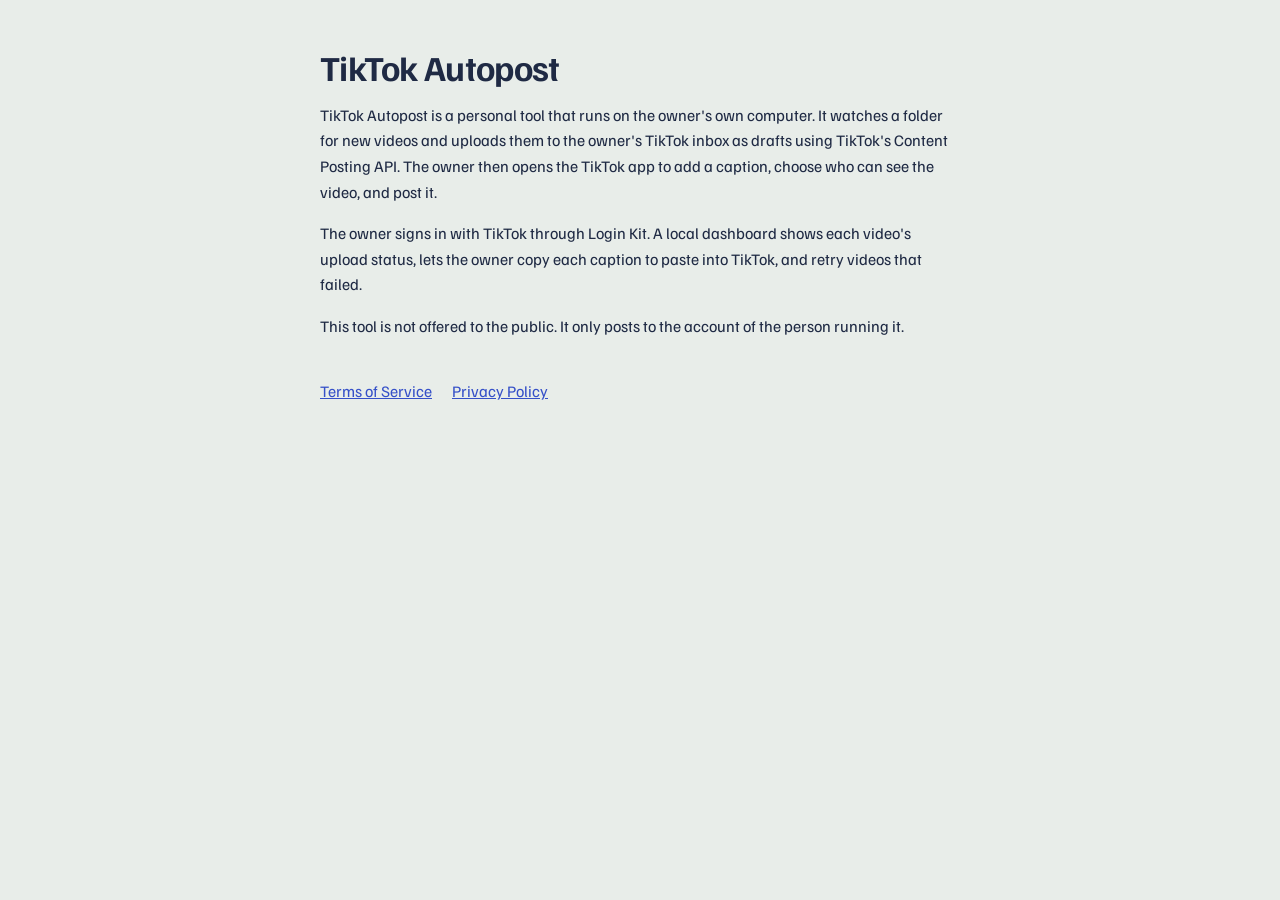
<file: index.html>
<!doctype html>
<html lang="en">
<head>
  <meta charset="utf-8">
  <meta name="viewport" content="width=device-width, initial-scale=1">
  <title>TikTok Autopost</title>
  <link href="https://fonts.googleapis.com/css2?family=Familjen+Grotesk:wght@400;700&display=swap" rel="stylesheet">
  <link rel="stylesheet" href="style.css">
</head>
<body>
  <main>
    <h1>TikTok Autopost</h1>
    <p>
      TikTok Autopost is a personal tool that runs on the owner's own computer. It watches a folder for
      new videos and uploads them to the owner's TikTok inbox as drafts using TikTok's Content Posting API.
      The owner then opens the TikTok app to add a caption, choose who can see the video, and post it.
    </p>
    <p>
      The owner signs in with TikTok through Login Kit. A local dashboard shows each video's upload
      status, lets the owner copy each caption to paste into TikTok, and retry videos that failed.
    </p>
    <p>This tool is not offered to the public. It only posts to the account of the person running it.</p>
    <nav>
      <a href="terms/">Terms of Service</a>
      <a href="privacy/">Privacy Policy</a>
    </nav>
  </main>
</body>
</html>
</file>
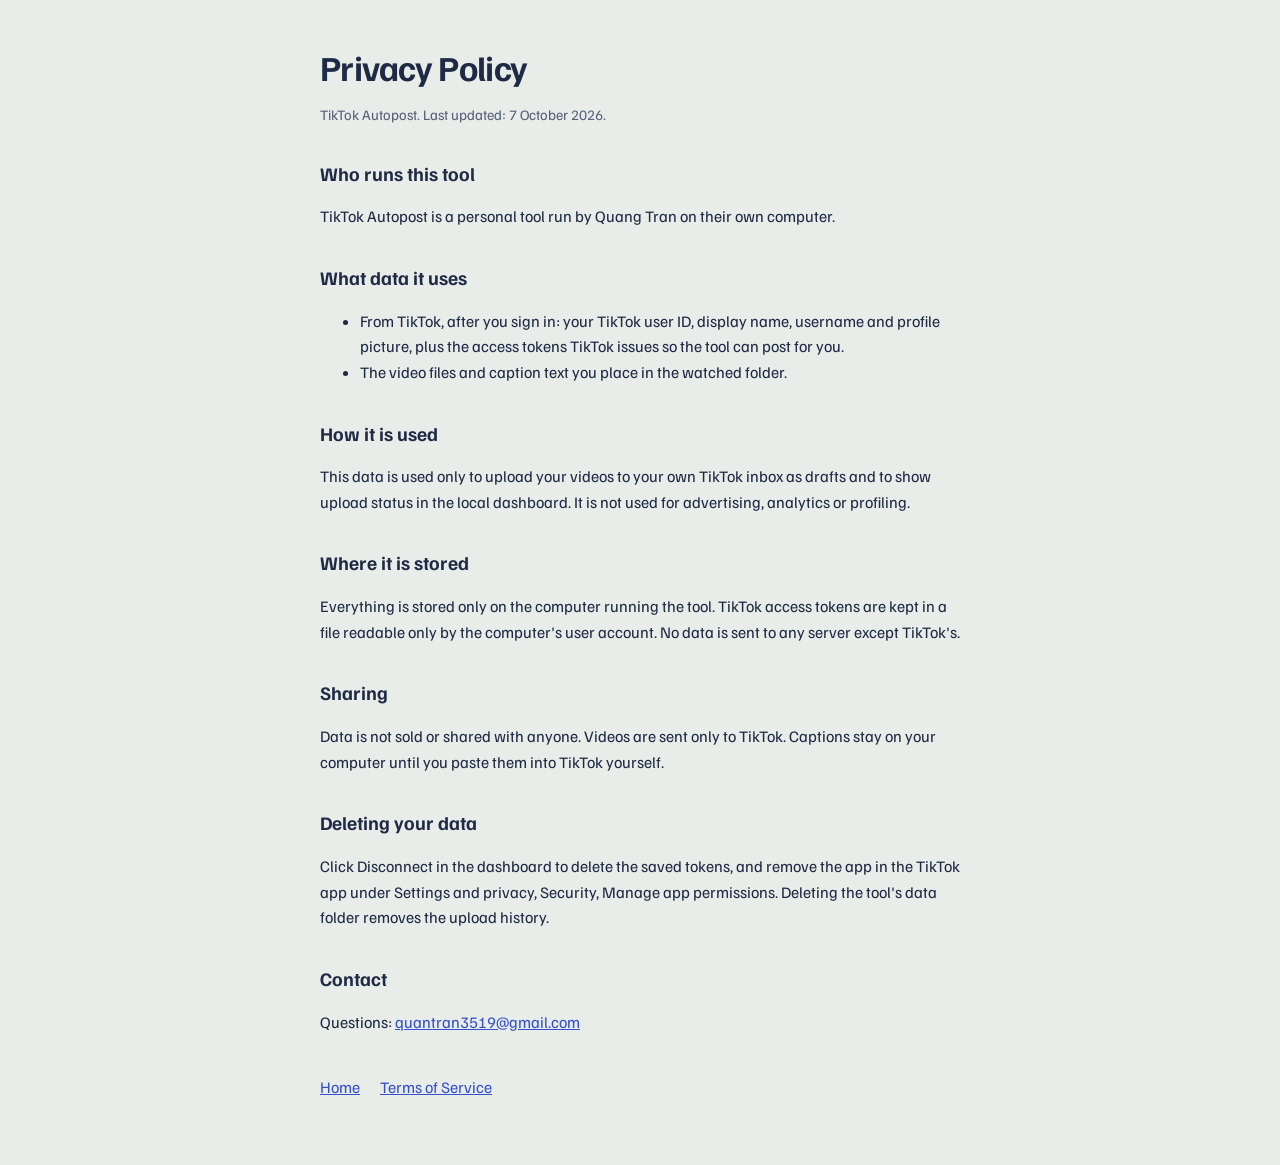
<file: privacy/index.html>
<!doctype html>
<html lang="en">
<head>
  <meta charset="utf-8">
  <meta name="viewport" content="width=device-width, initial-scale=1">
  <title>Privacy Policy</title>
  <link href="https://fonts.googleapis.com/css2?family=Familjen+Grotesk:wght@400;700&display=swap" rel="stylesheet">
  <link rel="stylesheet" href="../style.css">
</head>
<body>
  <main>
    <h1>Privacy Policy</h1>
    <p class="meta">TikTok Autopost. Last updated: 7 October 2026.</p>

    <h2>Who runs this tool</h2>
    <p>TikTok Autopost is a personal tool run by Quang Tran on their own computer.</p>

    <h2>What data it uses</h2>
    <ul>
      <li>
        From TikTok, after you sign in: your TikTok user ID, display name, username and profile picture,
        plus the access tokens TikTok issues so the tool can post for you.
      </li>
      <li>The video files and caption text you place in the watched folder.</li>
    </ul>

    <h2>How it is used</h2>
    <p>
      This data is used only to upload your videos to your own TikTok inbox as drafts and to show upload
      status in the local dashboard. It is not used for advertising, analytics or profiling.
    </p>

    <h2>Where it is stored</h2>
    <p>
      Everything is stored only on the computer running the tool. TikTok access tokens are kept in a
      file readable only by the computer's user account. No data is sent to any server except TikTok's.
    </p>

    <h2>Sharing</h2>
    <p>Data is not sold or shared with anyone. Videos are sent only to TikTok. Captions stay on your computer until you paste them into TikTok yourself.</p>

    <h2>Deleting your data</h2>
    <p>
      Click Disconnect in the dashboard to delete the saved tokens, and remove the app in the TikTok app
      under Settings and privacy, Security, Manage app permissions. Deleting the tool's data folder
      removes the upload history.
    </p>

    <h2>Contact</h2>
    <p>Questions: <a href="mailto:quantran3519@gmail.com">quantran3519@gmail.com</a></p>

    <nav><a href="../">Home</a><a href="../terms/">Terms of Service</a></nav>
  </main>
</body>
</html>
</file>
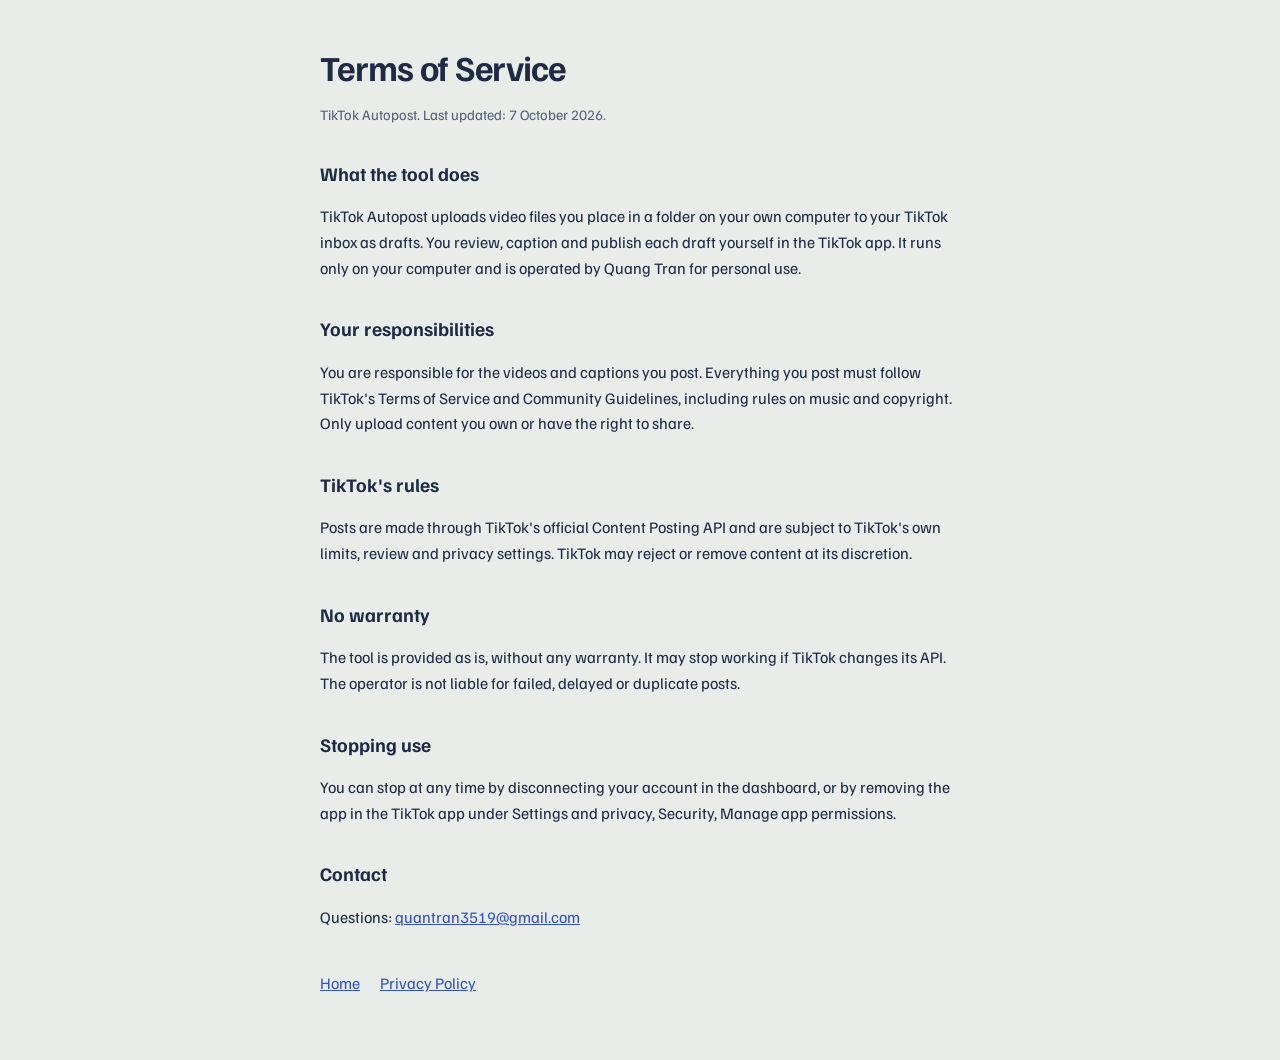
<file: terms/index.html>
<!doctype html>
<html lang="en">
<head>
  <meta charset="utf-8">
  <meta name="viewport" content="width=device-width, initial-scale=1">
  <title>Terms of Service</title>
  <link href="https://fonts.googleapis.com/css2?family=Familjen+Grotesk:wght@400;700&display=swap" rel="stylesheet">
  <link rel="stylesheet" href="../style.css">
</head>
<body>
  <main>
    <h1>Terms of Service</h1>
    <p class="meta">TikTok Autopost. Last updated: 7 October 2026.</p>

    <h2>What the tool does</h2>
    <p>
      TikTok Autopost uploads video files you place in a folder on your own computer to your TikTok
      inbox as drafts. You review, caption and publish each draft yourself in the TikTok app. It runs only on your computer and is operated by Quang Tran for personal use.
    </p>

    <h2>Your responsibilities</h2>
    <p>
      You are responsible for the videos and captions you post. Everything you post must follow
      TikTok's Terms of Service and Community Guidelines, including rules on music and copyright.
      Only upload content you own or have the right to share.
    </p>

    <h2>TikTok's rules</h2>
    <p>
      Posts are made through TikTok's official Content Posting API and are subject to TikTok's own
      limits, review and privacy settings. TikTok may reject or remove content at its discretion.
    </p>

    <h2>No warranty</h2>
    <p>
      The tool is provided as is, without any warranty. It may stop working if TikTok changes its API.
      The operator is not liable for failed, delayed or duplicate posts.
    </p>

    <h2>Stopping use</h2>
    <p>
      You can stop at any time by disconnecting your account in the dashboard, or by removing the app
      in the TikTok app under Settings and privacy, Security, Manage app permissions.
    </p>

    <h2>Contact</h2>
    <p>Questions: <a href="mailto:quantran3519@gmail.com">quantran3519@gmail.com</a></p>

    <nav><a href="../">Home</a><a href="../privacy/">Privacy Policy</a></nav>
  </main>
</body>
</html>
</file>
<file: style.css>
:root { --paper: #e8ede9; --ink: #1f2a44; --soft: #55607a; --link: #3550c8; }
@media (prefers-color-scheme: dark) {
  :root { --paper: #151b22; --ink: #e4e9ef; --soft: #9aa6b6; --link: #8199ff; }
}
* { box-sizing: border-box; }
body {
  margin: 0;
  background: var(--paper);
  color: var(--ink);
  font-family: "Familjen Grotesk", system-ui, sans-serif;
  line-height: 1.6;
}
main { max-width: 42rem; margin: 0 auto; padding: 3rem 1rem 4rem; }
h1 { font-size: 2.2rem; line-height: 1.1; letter-spacing: -0.02em; margin: 0 0 1rem; }
h2 { font-size: 1.2rem; margin: 2rem 0 0.5rem; }
a { color: var(--link); }
.meta { color: var(--soft); font-size: 0.9rem; }
nav { display: flex; gap: 1.25rem; margin-top: 2.5rem; }
</file>
